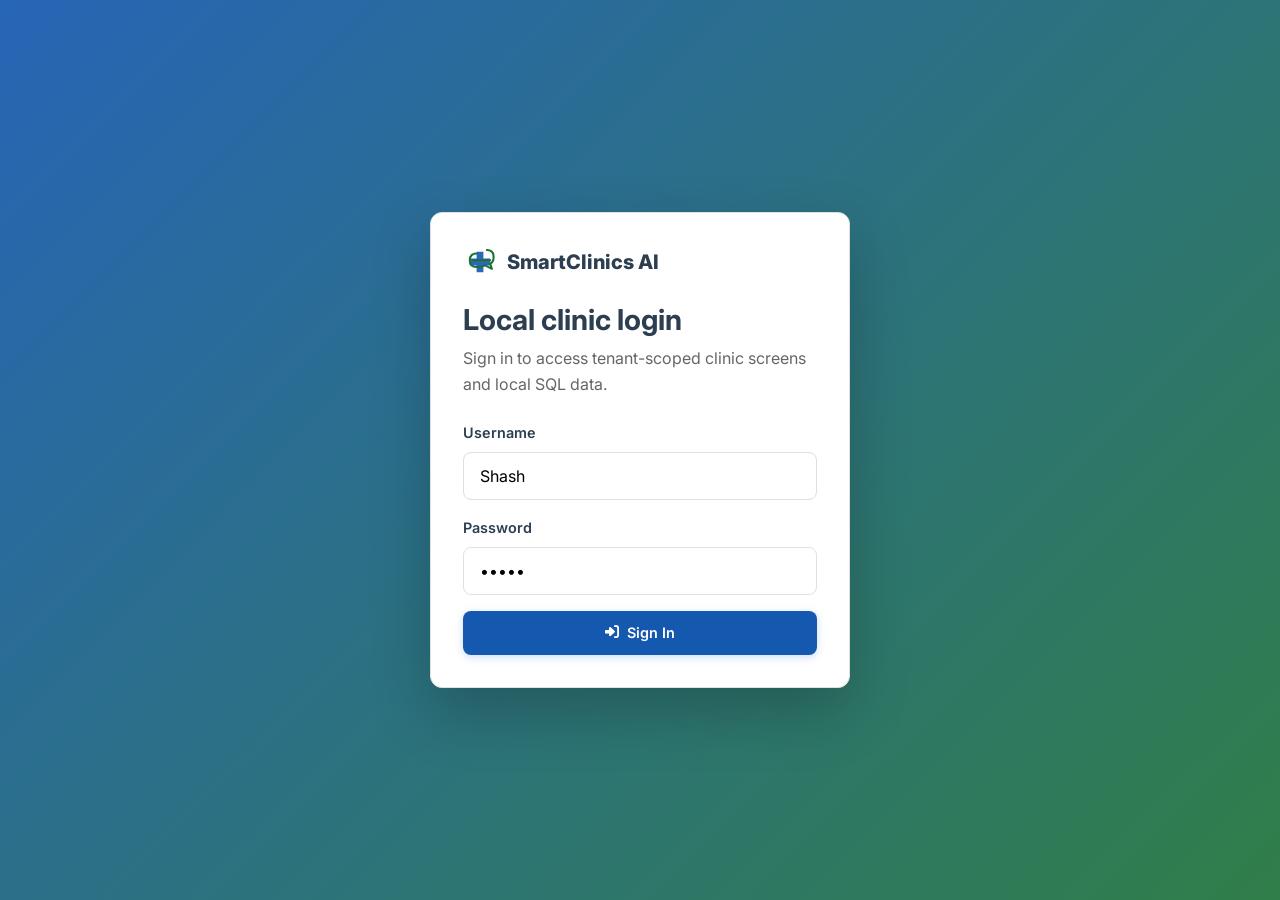
<file: app/login.html>
<!DOCTYPE html>
<html lang="en">
<head>
    <meta charset="UTF-8">
    <meta name="viewport" content="width=device-width, initial-scale=1.0">
    <title>Login - SmartClinics AI</title>
    <link href="https://fonts.googleapis.com/css2?family=Inter:wght@400;500;600;700;800&display=swap" rel="stylesheet">
    <link rel="stylesheet" href="https://cdnjs.cloudflare.com/ajax/libs/font-awesome/6.4.0/css/all.min.css">
    <link rel="stylesheet" href="styles.css">
</head>
<body class="login-page">
    <main class="login-shell">
        <section class="login-panel" aria-labelledby="loginTitle">
            <a href="../index.html" class="login-logo">
                <svg viewBox="0 0 100 100" xmlns="http://www.w3.org/2000/svg" aria-hidden="true">
                    <path d="M40 20 H60 V40 H80 V60 H60 V80 H40 V60 H20 V40 H40 Z" fill="currentColor" opacity="0.9"/>
                    <path d="M70 15 Q 90 15 90 35 Q 90 50 80 55 L 85 70 L 65 60 Q 55 65 40 65 Q 20 65 20 45 Q 20 25 40 25 M30 45 H80" fill="none" stroke="#1A7035" stroke-width="6" stroke-linecap="round" stroke-linejoin="round"/>
                </svg>
                SmartClinics AI
            </a>
            <div>
                <h1 id="loginTitle">Local clinic login</h1>
                <p>Sign in to access tenant-scoped clinic screens and local SQL data.</p>
            </div>
            <form id="loginForm" class="login-form">
                <div class="form-group">
                    <label for="username">Username</label>
                    <input class="form-control" id="username" name="username" autocomplete="username" value="Shash" required>
                </div>
                <div class="form-group">
                    <label for="password">Password</label>
                    <input class="form-control" id="password" name="password" type="password" autocomplete="current-password" value="12345" required>
                </div>
                <div id="loginError" class="login-error" role="alert"></div>
                <button class="btn btn-primary login-submit" type="submit">
                    <i class="fas fa-right-to-bracket"></i> Sign In
                </button>
            </form>
        </section>
    </main>
    <script src="app.js"></script>
</body>
</html>
</file>
<file: app/styles.css>
/* SmartClinics AI App - Global Styles */

:root {
    /* Accessible colors (4.5:1+ on white) */
    --primary: #1558B0;
    --accent:  #1A7035;
    --danger:  #B03228;
    /* Decorative-only variants */
    --primary-decorative: #4A90E2;
    --accent-decorative:  #2Ecc71;
    --danger-decorative:  #E74C3C;
    --primary-light: #B8D9F5;
    --primary-bg: #E6F3FF;
    --secondary: #2C3E50;
    --text-main: #333333;
    --text-muted: #666666;
    --bg-light: #F8F9FA;
    --bg-white: #FFFFFF;
    --border: #E0E0E0;
    --warning: #B8860B;
    
    /* Layout */
    --sidebar-width: 250px;
    --header-height: 70px;
    
    /* Typography */
    --font-family: 'Inter', -apple-system, BlinkMacSystemFont, "Segoe UI", Roboto, Helvetica, Arial, sans-serif;
    
    /* Spacing & Sizes */
    --radius-sm: 8px;
    --radius-md: 12px;
    --radius-lg: 20px;
    --radius-pill: 50px;
    --transition: all 0.3s cubic-bezier(0.25, 0.8, 0.25, 1);
}

* {
    margin: 0;
    padding: 0;
    box-sizing: border-box;
}

body {
    font-family: var(--font-family);
    color: var(--text-main);
    background-color: var(--bg-light);
    line-height: 1.6;
    -webkit-font-smoothing: antialiased;
    overflow-x: hidden;
}

.login-page {
    min-height: 100vh;
    background:
        linear-gradient(135deg, rgba(21, 88, 176, 0.92), rgba(26, 112, 53, 0.9)),
        url("https://images.unsplash.com/photo-1576091160399-112ba8d25d1d?auto=format&fit=crop&q=80&w=1600") center/cover;
}

.login-shell {
    min-height: 100vh;
    display: grid;
    place-items: center;
    padding: 1.5rem;
}

.login-panel {
    width: min(100%, 420px);
    background: white;
    border: 1px solid var(--border);
    border-radius: var(--radius-md);
    padding: 2rem;
    box-shadow: 0 24px 60px rgba(0, 0, 0, 0.22);
}

.login-logo {
    display: inline-flex;
    align-items: center;
    gap: 10px;
    color: var(--secondary);
    font-weight: 800;
    font-size: 1.25rem;
    margin-bottom: 1.5rem;
}

.login-logo svg {
    width: 34px;
    height: 34px;
    color: var(--primary);
}

.login-panel h1 {
    color: var(--secondary);
    font-size: 1.8rem;
    line-height: 1.2;
    margin-bottom: 0.5rem;
}

.login-panel p {
    color: var(--text-muted);
    margin-bottom: 1.5rem;
}

.login-form .form-group {
    margin-bottom: 1rem;
}

.login-submit {
    width: 100%;
    min-height: 44px;
}

.login-error {
    display: none;
    color: var(--danger);
    background: rgba(176, 50, 40, 0.08);
    border: 1px solid rgba(176, 50, 40, 0.2);
    border-radius: var(--radius-sm);
    padding: 0.75rem 0.9rem;
    margin-bottom: 1rem;
    font-size: 0.9rem;
}

.tenant-pill {
    display: inline-flex;
    align-items: center;
    gap: 6px;
    padding: 0.35rem 0.65rem;
    border: 1px solid var(--border);
    border-radius: var(--radius-pill);
    background: white;
    color: var(--secondary);
    font-size: 0.78rem;
    font-weight: 700;
    white-space: nowrap;
}

.logout-btn {
    width: 34px;
    height: 34px;
    border-radius: var(--radius-sm);
    color: rgba(255,255,255,0.75);
    display: inline-flex;
    align-items: center;
    justify-content: center;
    margin-left: auto;
}

.logout-btn:hover {
    background: rgba(255,255,255,0.08);
    color: white;
}

a {
    text-decoration: none;
    color: var(--primary);
    transition: var(--transition);
}

ul {
    list-style: none;
}

button {
    cursor: pointer;
    font-family: inherit;
    border: none;
    background: none;
}

input, select, textarea {
    font-family: inherit;
    /* Do not suppress outline globally – focus styles must remain visible */
}

/* Respect user motion preferences */
@media (prefers-reduced-motion: reduce) {
    *, *::before, *::after {
        animation-duration: 0.01ms !important;
        animation-iteration-count: 1 !important;
        transition-duration: 0.01ms !important;
    }
}

*:focus-visible {
    outline: 3px solid var(--primary);
    outline-offset: 2px;
}

/* App Layout - Dashboard */
.app-container {
    display: flex;
    height: 100vh;
    overflow: hidden;
}

.sidebar {
    width: var(--sidebar-width);
    background-color: var(--secondary);
    color: white;
    display: flex;
    flex-direction: column;
    height: 100%;
    z-index: 100;
    box-shadow: 2px 0 10px rgba(0,0,0,0.1);
}

.sidebar-header {
    height: var(--header-height);
    display: flex;
    align-items: center;
    padding: 0 1.5rem;
    border-bottom: 1px solid rgba(255,255,255,0.1);
}

.sidebar-logo {
    display: flex;
    align-items: center;
    gap: 10px;
    color: white;
    font-weight: 800;
    font-size: 1.25rem;
}

.sidebar-logo svg {
    width: 30px;
    height: 30px;
}

.sidebar-nav {
    flex: 1;
    padding: 2rem 0;
    overflow-y: auto;
}

.nav-item {
    padding: 0.8rem 1.5rem;
    display: flex;
    align-items: center;
    gap: 15px;
    color: rgba(255,255,255,0.7);
    transition: var(--transition);
    border-left: 4px solid transparent;
}

.nav-item:hover, .nav-item.active {
    background-color: rgba(255,255,255,0.05);
    color: white;
}

.nav-item.active {
    border-left-color: var(--primary);
}

.nav-item i {
    width: 20px;
    text-align: center;
    font-size: 1.1rem;
}

.sidebar-footer {
    padding: 1.5rem;
    border-top: 1px solid rgba(255,255,255,0.1);
}

.user-profile {
    display: flex;
    align-items: center;
    gap: 12px;
}

.avatar {
    width: 40px;
    height: 40px;
    border-radius: 50%;
    background-color: var(--primary);
    color: white;
    display: flex;
    align-items: center;
    justify-content: center;
    font-weight: 600;
    font-size: 1.1rem;
    object-fit: cover;
}

.user-info {
    display: flex;
    flex-direction: column;
}

.user-name {
    font-weight: 600;
    font-size: 0.95rem;
    color: white;
}

.user-role {
    font-size: 0.75rem;
    color: rgba(255,255,255,0.6);
}

/* Main Content Area */
.main-wrapper {
    flex: 1;
    display: flex;
    flex-direction: column;
    height: 100vh;
    overflow: hidden;
    position: relative;
    background-color: var(--bg-light);
}

.top-header {
    height: var(--header-height);
    background-color: white;
    border-bottom: 1px solid var(--border);
    display: flex;
    align-items: center;
    justify-content: space-between;
    padding: 0 2rem;
    box-shadow: 0 2px 10px rgba(0,0,0,0.02);
    z-index: 10;
}

.search-bar {
    display: flex;
    align-items: center;
    background-color: var(--bg-light);
    border-radius: var(--radius-pill);
    padding: 0.5rem 1rem;
    width: 300px;
    border: 1px solid var(--border);
}

.search-bar i {
    color: var(--text-muted);
    margin-right: 10px;
}

.search-bar input {
    border: none;
    background: transparent;
    width: 100%;
    font-size: 0.9rem;
}

.header-actions {
    display: flex;
    align-items: center;
    gap: 1.5rem;
}

.icon-btn {
    position: relative;
    color: var(--text-muted);
    font-size: 1.2rem;
    transition: var(--transition);
}

.icon-btn:hover {
    color: var(--primary);
}

.badge {
    position: absolute;
    top: -5px;
    right: -5px;
    background-color: var(--danger);
    color: white;
    font-size: 0.6rem;
    font-weight: bold;
    width: 16px;
    height: 16px;
    display: flex;
    align-items: center;
    justify-content: center;
    border-radius: 50%;
}

.main-content {
    flex: 1;
    overflow-y: auto;
    padding: 2rem;
}

.page-title {
    font-size: 1.5rem;
    color: var(--secondary);
    margin-bottom: 1.5rem;
    font-weight: 700;
    display: flex;
    justify-content: space-between;
    align-items: center;
}

/* Buttons */
.btn {
    display: inline-flex;
    align-items: center;
    justify-content: center;
    padding: 0.6rem 1.2rem;
    border-radius: var(--radius-sm);
    font-weight: 600;
    font-size: 0.9rem;
    cursor: pointer;
    transition: var(--transition);
    border: 1px solid transparent;
    gap: 8px;
}

.btn-primary {
    background-color: var(--primary);
    color: white;
    box-shadow: 0 2px 8px rgba(74, 144, 226, 0.3);
}

.btn-primary:hover {
    background-color: #3A78C4;
    transform: translateY(-1px);
    box-shadow: 0 4px 12px rgba(74, 144, 226, 0.4);
}

.btn-danger {
    background-color: var(--danger);
    color: white;
}

.btn-danger:hover {
    background-color: #C0392B;
}

.btn-outline {
    background-color: transparent;
    color: var(--secondary);
    border-color: var(--border);
}

.btn-outline:hover {
    background-color: var(--bg-light);
    border-color: var(--text-muted);
}

/* Cards */
.card {
    background-color: white;
    border-radius: var(--radius-md);
    box-shadow: 0 2px 10px rgba(0,0,0,0.03);
    border: 1px solid var(--border);
    padding: 1.5rem;
    margin-bottom: 1.5rem;
}

.card-header {
    display: flex;
    justify-content: space-between;
    align-items: center;
    margin-bottom: 1rem;
    padding-bottom: 1rem;
    border-bottom: 1px solid var(--bg-light);
}

.card-title {
    font-size: 1.1rem;
    font-weight: 600;
    color: var(--secondary);
}

/* Dashboard Grid */
.stats-grid {
    display: grid;
    grid-template-columns: repeat(auto-fit, minmax(200px, 1fr));
    gap: 1.5rem;
    margin-bottom: 2rem;
}

.stat-card {
    background-color: white;
    border-radius: var(--radius-md);
    padding: 1.5rem;
    box-shadow: 0 2px 10px rgba(0,0,0,0.03);
    border: 1px solid var(--border);
    display: flex;
    align-items: center;
    gap: 1.2rem;
}

.stat-icon {
    width: 50px;
    height: 50px;
    border-radius: var(--radius-sm);
    display: flex;
    align-items: center;
    justify-content: center;
    font-size: 1.5rem;
}

.stat-info {
    display: flex;
    flex-direction: column;
}

.stat-value {
    font-size: 1.5rem;
    font-weight: 700;
    color: var(--secondary);
    line-height: 1.2;
}

.stat-label {
    font-size: 0.85rem;
    color: var(--text-muted);
    font-weight: 500;
}

/* Tables */
.table-responsive {
    overflow-x: auto;
}

table {
    width: 100%;
    border-collapse: collapse;
}

th, td {
    padding: 1rem;
    text-align: left;
    border-bottom: 1px solid var(--border);
}

th {
    font-size: 0.85rem;
    text-transform: uppercase;
    color: var(--text-muted);
    font-weight: 600;
    letter-spacing: 0.5px;
    background-color: var(--bg-light);
}

td {
    font-size: 0.95rem;
    color: var(--text-main);
}

tr:hover td {
    background-color: var(--bg-light);
}

.status-badge {
    padding: 4px 10px;
    border-radius: 20px;
    font-size: 0.75rem;
    font-weight: 600;
}

.status-completed {
    background-color: rgba(46, 204, 113, 0.12);
    color: var(--accent); /* #1A7035 – 5.7:1 on light green bg */
}

.status-active {
    background-color: rgba(74, 144, 226, 0.12);
    color: var(--primary); /* #1558B0 – 6.4:1 on light blue bg */
}

.status-scheduled {
    background-color: rgba(184, 134, 11, 0.12);
    color: #7A5800; /* darkened from #D4AC0D – 5.4:1 on bg */
}

/* Utilities */
.text-danger { color: var(--danger); }
.text-success { color: var(--accent); }
.text-primary { color: var(--primary); }
.text-muted { color: var(--text-muted); }

/* Quick Action Panel */
.quick-action-panel {
    background: linear-gradient(135deg, var(--secondary) 0%, #1a252f 100%);
    border-radius: var(--radius-md);
    padding: 2rem;
    color: white;
    display: flex;
    justify-content: space-between;
    align-items: center;
    margin-bottom: 2rem;
    box-shadow: 0 10px 20px rgba(44, 62, 80, 0.2);
}

/* Modal styles used for new session config */
.modal-overlay {
    position: fixed;
    top: 0; left: 0; right: 0; bottom: 0;
    background: rgba(0,0,0,0.5);
    backdrop-filter: blur(4px);
    display: none;
    align-items: center;
    justify-content: center;
    z-index: 1000;
    opacity: 0;
    transition: opacity 0.3s;
}

.modal-content {
    background: white;
    width: 100%;
    max-width: 500px;
    border-radius: var(--radius-md);
    padding: 2rem;
    box-shadow: 0 20px 40px rgba(0,0,0,0.2);
    transform: translateY(20px);
    transition: transform 0.3s;
}

.modal-content.active {
    transform: translateY(0);
}

.modal-header {
    display: flex;
    justify-content: space-between;
    align-items: center;
    margin-bottom: 1.5rem;
}

.modal-header h3 {
    margin: 0;
    font-size: 1.2rem;
    color: var(--secondary);
}

.close-modal {
    background: none;
    border: none;
    font-size: 1.2rem;
    color: var(--text-muted);
    cursor: pointer;
}

.form-group {
    margin-bottom: 1.5rem;
}

.form-group label {
    display: block;
    margin-bottom: 0.5rem;
    font-weight: 600;
    font-size: 0.9rem;
    color: var(--secondary);
}

.form-control {
    width: 100%;
    padding: 0.8rem 1rem;
    border: 1px solid var(--border);
    border-radius: var(--radius-sm);
    font-size: 1rem;
    transition: var(--transition);
}

.form-control:focus {
    border-color: var(--primary);
    box-shadow: 0 0 0 3px rgba(74,144,226,0.1);
}

.modal-footer {
    display: flex;
    justify-content: flex-end;
    gap: 1rem;
    margin-top: 2rem;
}

/* ━━━━━━━━━━━━━━━━━━━━━━━━━━━━━━━━━━━━━━━━━━━━━━━━━━
   RESPONSIVE / MOBILE STYLES
━━━━━━━━━━━━━━━━━━━━━━━━━━━━━━━━━━━━━━━━━━━━━━━━━━ */

/* Hamburger button – hidden on desktop, shown on mobile */
.sidebar-toggle {
    display: none;
    align-items: center;
    justify-content: center;
    width: 38px;
    height: 38px;
    border-radius: var(--radius-sm);
    color: var(--secondary);
    font-size: 1.25rem;
    flex-shrink: 0;
    transition: var(--transition);
}
.sidebar-toggle:hover { background-color: var(--bg-light); }

/* Semi-transparent backdrop behind open sidebar */
.sidebar-backdrop {
    display: none;
    position: fixed;
    inset: 0;
    background: rgba(0, 0, 0, 0.45);
    z-index: 150;
    backdrop-filter: blur(2px);
    -webkit-backdrop-filter: blur(2px);
}
.sidebar-backdrop.active { display: block; }

/* ── Tablet (≤ 1024 px) ─────────────────────────── */
@media (max-width: 1024px) {
    .analytics-grid { grid-template-columns: repeat(2, 1fr) !important; }
    .charts-grid    { grid-template-columns: 1fr !important; }
    .charts-row-3   { grid-template-columns: 1fr 1fr !important; }
    .roi-grid       { grid-template-columns: repeat(2, 1fr) !important; }
}

/* ── Mobile (≤ 768 px) ──────────────────────────── */
@media (max-width: 768px) {
    /* Show hamburger */
    .sidebar-toggle { display: flex; }

    /* Sidebar becomes a fixed off-canvas overlay */
    .sidebar {
        position: fixed;
        top: 0; left: 0; bottom: 0;
        transform: translateX(-100%);
        transition: transform 0.3s cubic-bezier(0.25, 0.8, 0.25, 1);
        z-index: 200;
    }
    .sidebar.open {
        transform: translateX(0);
        box-shadow: 6px 0 24px rgba(0, 0, 0, 0.3);
    }

    /* Main wrapper takes full width */
    .main-wrapper { width: 100%; }

    /* Header */
    .top-header { padding: 0 0.8rem; gap: 0.5rem; }
    .search-bar  { flex: 1; width: auto; min-width: 0; max-width: none; }
    .header-actions { gap: 0.6rem; }
    .ehr-sync-label { display: none; }

    /* Content */
    .main-content { padding: 1rem; }

    .page-title {
        font-size: 1.1rem;
        flex-direction: column;
        align-items: flex-start;
        gap: 0.75rem;
        margin-bottom: 1rem;
    }
    .page-title .btn { width: 100%; justify-content: center; }

    /* Stats – 2 columns */
    .stats-grid {
        grid-template-columns: repeat(2, 1fr);
        gap: 0.8rem;
        margin-bottom: 1rem;
    }
    .stat-card  { padding: 0.9rem; gap: 0.8rem; }
    .stat-value { font-size: 1.2rem; }
    .stat-label { font-size: 0.78rem; }

    /* Quick-action banner */
    .quick-action-panel {
        flex-direction: column;
        align-items: flex-start;
        gap: 1rem;
        padding: 1.2rem;
        margin-bottom: 1rem;
    }
    .quick-action-panel .btn { width: 100%; justify-content: center; }

    /* Cards */
    .card { padding: 1rem; }

    /* Modal */
    .modal-content {
        margin: 0.8rem;
        max-width: calc(100vw - 1.6rem);
        padding: 1.2rem;
        max-height: calc(100dvh - 1.6rem);
        overflow-y: auto;
    }
    .modal-footer {
        flex-direction: column-reverse;
        gap: 0.5rem;
    }
    .modal-footer .btn { width: 100%; justify-content: center; }

    /* Analytics KPI grid */
    .analytics-grid { grid-template-columns: repeat(2, 1fr) !important; gap: 0.8rem !important; }
    .charts-grid    { grid-template-columns: 1fr !important; }
    .charts-row-3   { grid-template-columns: 1fr !important; }
    .roi-grid       { grid-template-columns: repeat(2, 1fr) !important; }

    /* Settings */
    .settings-layout { grid-template-columns: 1fr !important; }
    .settings-nav {
        display: flex !important;
        overflow-x: auto !important;
        padding: 0 !important;
        height: auto !important;
        -webkit-overflow-scrolling: touch;
        scrollbar-width: none;
        border-radius: var(--radius-md) var(--radius-md) 0 0;
    }
    .settings-nav::-webkit-scrollbar { display: none; }
    .settings-nav-item {
        white-space: nowrap;
        border-radius: 0 !important;
        padding: 0.75rem 1rem !important;
        font-size: 0.8rem;
        flex-shrink: 0;
        border-bottom: 3px solid transparent;
    }
    .settings-nav-item.active {
        border-bottom-color: var(--primary) !important;
        background: var(--primary-bg) !important;
    }
    .form-grid { grid-template-columns: 1fr !important; }

    /* Tables */
    .table-responsive { -webkit-overflow-scrolling: touch; }
}

/* ── Small mobile (≤ 480 px) ────────────────────── */
@media (max-width: 480px) {
    .stats-grid     { grid-template-columns: 1fr; }
    .analytics-grid { grid-template-columns: 1fr !important; }
    .roi-grid       { grid-template-columns: 1fr !important; }
    .search-bar     { display: none; }
    .header-actions { gap: 0.4rem; }
    .stat-card      { padding: 0.75rem; }
}
</file>
